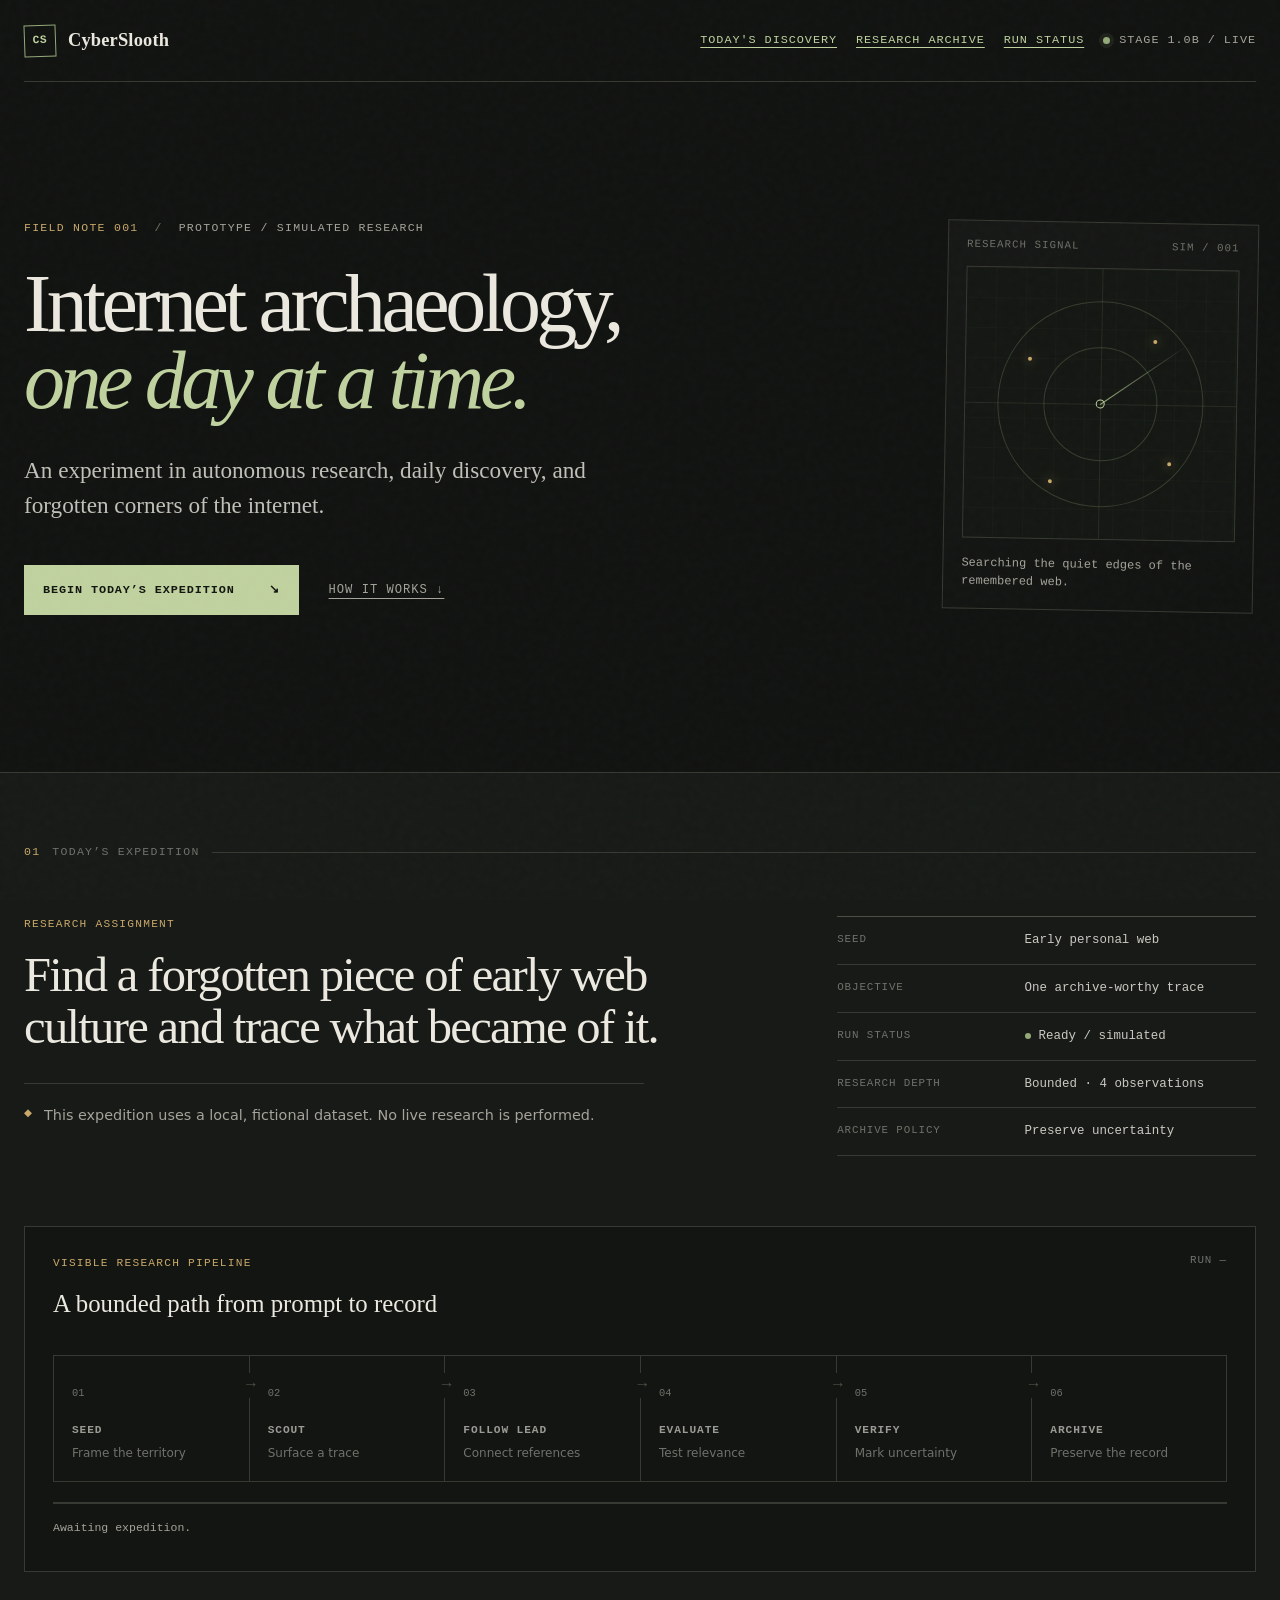
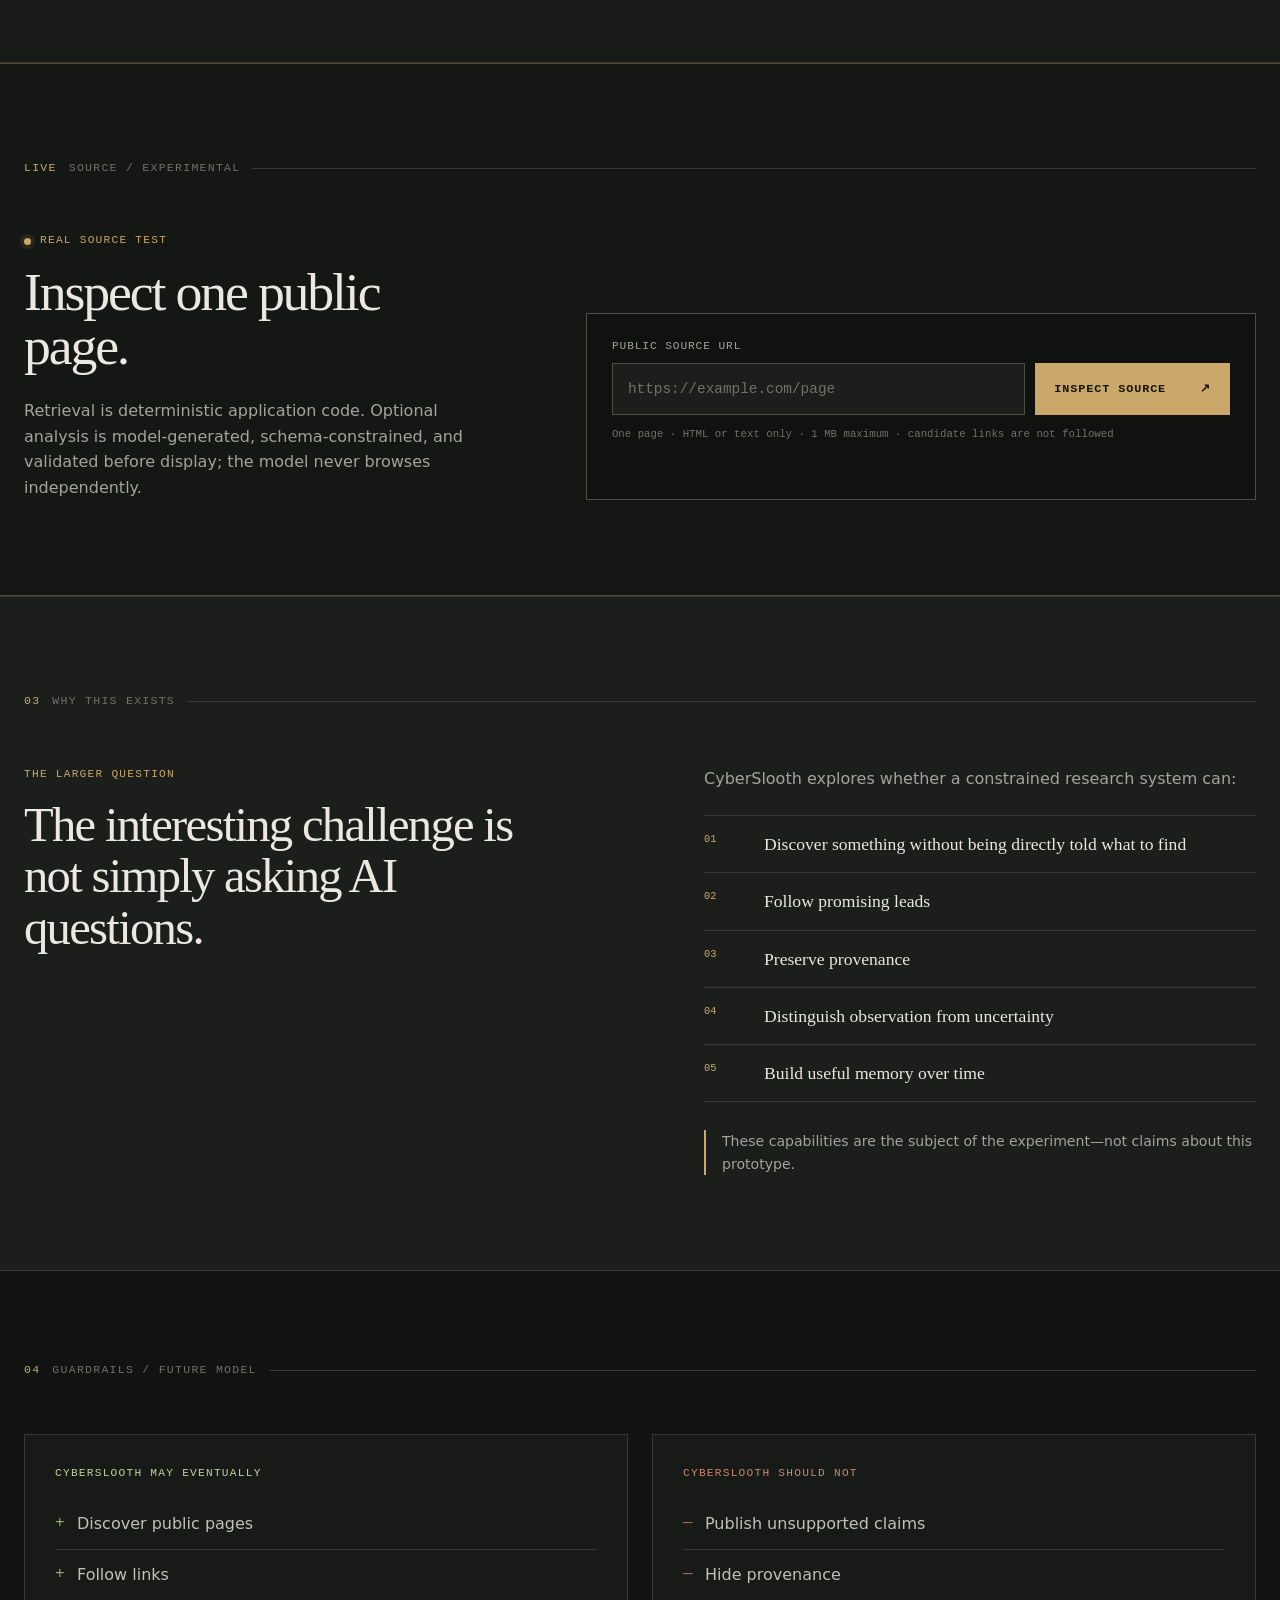
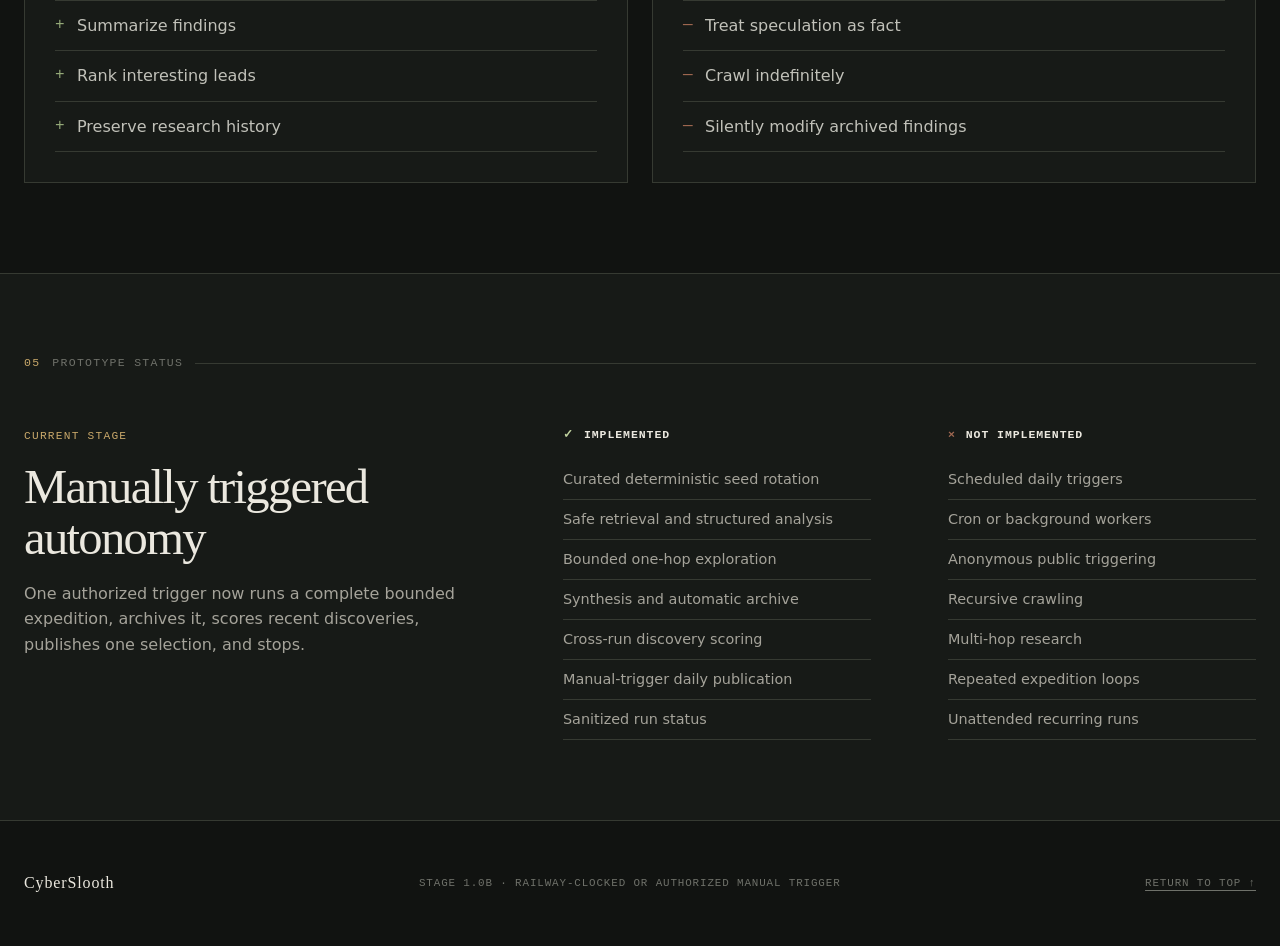
<file: index.html>
<!doctype html>
<html lang="en">
<head>
  <meta charset="utf-8">
  <meta name="viewport" content="width=device-width, initial-scale=1">
  <meta name="description" content="CyberSlooth is an interactive concept prototype for daily internet archaeology.">
  <title>CyberSlooth — Internet archaeology, one day at a time.</title>
  <link rel="icon" href="data:image/svg+xml,%3Csvg xmlns='http://www.w3.org/2000/svg' viewBox='0 0 64 64'%3E%3Crect width='64' height='64' rx='8' fill='%23171916'/%3E%3Cpath d='M13 13h38v38H13z' fill='none' stroke='%2394a978' stroke-width='3'/%3E%3Ctext x='32' y='38' text-anchor='middle' fill='%23c0d29f' font-family='monospace' font-size='18' font-weight='700'%3ECS%3C/text%3E%3C/svg%3E">
  <link rel="stylesheet" href="static/css/styles.css">
  <script src="static/js/main.js" defer></script>
</head>
<body>
  <a class="skip-link" href="#expedition">Skip to today's expedition</a>

  <header class="site-header">
    <a class="wordmark" href="#top" aria-label="CyberSlooth home">
      <span class="wordmark-mark" aria-hidden="true">CS</span>
      <span>CyberSlooth</span>
    </a>
    <div class="header-meta">
      <a class="archive-nav" href="/today">Today's Discovery</a>
      <a class="archive-nav" href="/archive">Research Archive</a>
      <a class="archive-nav" href="/status">Run Status</a>
      <span class="status-dot" aria-hidden="true"></span>
      Stage 1.0B / Live
    </div>
  </header>

  <main id="top">
    <section class="hero wrap" aria-labelledby="hero-title">
      <div class="hero-copy">
        <p class="eyebrow"><span>Field Note 001</span> <span>Prototype / Simulated Research</span></p>
        <h1 id="hero-title">Internet archaeology,<br><em>one day at a time.</em></h1>
        <p class="hero-intro">An experiment in autonomous research, daily discovery, and forgotten corners of the internet.</p>
        <div class="hero-actions">
          <button class="button button-primary" id="begin-button" type="button">
            <span>Begin Today’s Expedition</span>
            <span aria-hidden="true">↘</span>
          </button>
          <a class="text-link" href="#method">How it works <span aria-hidden="true">↓</span></a>
        </div>
      </div>

      <aside class="signal-card" aria-label="Prototype field signal">
        <div class="signal-card-head">
          <span>Research Signal</span>
          <span>SIM / 001</span>
        </div>
        <div class="signal-visual" aria-hidden="true">
          <span class="orbit orbit-one"></span>
          <span class="orbit orbit-two"></span>
          <span class="sweep"></span>
          <span class="signal-core"></span>
          <i style="--x: 23%; --y: 33%"></i>
          <i style="--x: 69%; --y: 26%"></i>
          <i style="--x: 75%; --y: 71%"></i>
          <i style="--x: 31%; --y: 78%"></i>
        </div>
        <p>Searching the quiet edges of the remembered web.</p>
      </aside>
    </section>

    <section class="expedition-section" id="expedition" aria-labelledby="expedition-title">
      <div class="wrap">
        <div class="section-label"><span>01</span> Today’s Expedition</div>
        <div class="expedition-grid">
          <div class="assignment">
            <p class="kicker">Research Assignment</p>
            <h2 id="expedition-title">Find a forgotten piece of early web culture and trace what became of it.</h2>
            <p class="simulation-note"><span aria-hidden="true">◆</span> This expedition uses a local, fictional dataset. No live research is performed.</p>
          </div>
          <dl class="run-specs">
            <div><dt>Seed</dt><dd>Early personal web</dd></div>
            <div><dt>Objective</dt><dd>One archive-worthy trace</dd></div>
            <div><dt>Run status</dt><dd id="run-status"><span class="status-indicator"></span>Ready / simulated</dd></div>
            <div><dt>Research depth</dt><dd>Bounded · 4 observations</dd></div>
            <div><dt>Archive policy</dt><dd>Preserve uncertainty</dd></div>
          </dl>
        </div>

        <div class="pipeline-panel" aria-labelledby="pipeline-title">
          <div class="panel-heading">
            <div>
              <p class="kicker">Visible Research Pipeline</p>
              <h3 id="pipeline-title">A bounded path from prompt to record</h3>
            </div>
            <span class="run-id" id="run-id">RUN —</span>
          </div>
          <ol class="pipeline" id="pipeline" aria-label="Expedition progress">
            <li data-stage="seed"><span class="stage-number">01</span><strong>Seed</strong><small>Frame the territory</small></li>
            <li data-stage="scout"><span class="stage-number">02</span><strong>Scout</strong><small>Surface a trace</small></li>
            <li data-stage="follow"><span class="stage-number">03</span><strong>Follow lead</strong><small>Connect references</small></li>
            <li data-stage="evaluate"><span class="stage-number">04</span><strong>Evaluate</strong><small>Test relevance</small></li>
            <li data-stage="verify"><span class="stage-number">05</span><strong>Verify</strong><small>Mark uncertainty</small></li>
            <li data-stage="archive"><span class="stage-number">06</span><strong>Archive</strong><small>Preserve the record</small></li>
          </ol>
          <div class="progress-track" aria-hidden="true"><span id="progress-bar"></span></div>
          <p class="live-update" id="live-update" role="status" aria-live="polite">Awaiting expedition.</p>
        </div>
      </div>
    </section>

    <section class="results-section wrap" id="results" aria-labelledby="result-title" hidden>
      <div class="section-label"><span>02</span> Expedition Record</div>
      <div class="results-grid">
        <div class="trail-column">
          <p class="kicker">Research Trail</p>
          <h2 id="trail-title">Observable actions,<br>not hidden reasoning.</h2>
          <ol class="research-trail" id="research-trail" aria-labelledby="trail-title"></ol>
        </div>

        <article class="discovery-card" aria-labelledby="result-title">
          <div class="discovery-topline">
            <span id="result-type">Discovery</span>
            <span class="kept-mark">Kept <span aria-hidden="true">✦</span></span>
          </div>
          <div class="artifact-glyph" aria-hidden="true">
            <span class="glyph-window"><i></i><i></i><i></i></span>
            <span class="glyph-title">WWW</span>
            <span class="glyph-lines"></span>
          </div>
          <p class="result-era" id="result-era"></p>
          <h2 id="result-title"></h2>
          <p class="result-summary" id="result-summary"></p>
          <div class="why-kept">
            <span>Why CyberSlooth kept it</span>
            <p id="result-why"></p>
          </div>
          <dl class="result-metrics">
            <div><dt>Confidence</dt><dd id="result-confidence"></dd></div>
            <div><dt>Trail</dt><dd id="result-trail-count">4 observations</dd></div>
            <div><dt>Archive</dt><dd id="result-status"></dd></div>
          </dl>
          <button class="button button-dark" id="open-record" type="button">Open Archive Record <span aria-hidden="true">↗</span></button>
        </article>
      </div>
      <button class="reset-button" id="reset-button" type="button"><span aria-hidden="true">↻</span> Run another simulated expedition</button>
    </section>

    <section class="live-source-section" id="live-source" aria-labelledby="live-source-title">
      <div class="wrap">
        <div class="section-label"><span>Live</span> Source / Experimental</div>
        <div class="live-source-intro">
          <div>
            <p class="kicker live-kicker"><span class="live-pulse" aria-hidden="true"></span> Real Source Test</p>
            <h2 id="live-source-title">Inspect one public page.</h2>
            <p>Retrieval is deterministic application code. Optional analysis is model-generated, schema-constrained, and validated before display; the model never browses independently.</p>
          </div>
          <form class="source-form" id="source-form">
            <label for="source-url">Public source URL</label>
            <div class="source-input-row">
              <input id="source-url" name="url" type="url" maxlength="2048" inputmode="url" autocomplete="url" spellcheck="false" placeholder="https://example.com/page" required>
              <button class="button live-button" id="inspect-button" type="submit">Inspect Source <span aria-hidden="true">↗</span></button>
            </div>
            <p class="input-note">One page · HTML or text only · 1 MB maximum · candidate links are not followed</p>
            <p class="source-form-status" id="source-form-status" role="status" aria-live="polite"></p>
          </form>
        </div>

        <article class="live-record" id="live-record" aria-labelledby="live-record-title" hidden>
          <div class="live-record-head">
            <div>
              <span class="live-badge"><span aria-hidden="true">●</span> Live Retrieval</span>
              <p class="record-overline">Research Evidence / Unanalysed</p>
              <h3 id="live-record-title"></h3>
            </div>
            <div class="http-stamp" aria-label="HTTP response status"><span>HTTP</span><strong id="live-status-code"></strong></div>
          </div>
          <div class="live-provenance">
            <div><span>Requested source</span><a id="live-requested-url" target="_blank" rel="noopener noreferrer nofollow"></a></div>
            <div><span>Final source</span><a id="live-final-url" target="_blank" rel="noopener noreferrer nofollow"></a></div>
            <div><span>Retrieved</span><strong id="live-retrieved-at"></strong></div>
            <div><span>Content type</span><strong id="live-content-type"></strong></div>
          </div>
          <div class="evidence-grid">
            <section>
              <p class="kicker">Extracted Evidence</p>
              <p class="live-excerpt" id="live-excerpt"></p>
              <p class="evidence-length" id="live-text-length"></p>
            </section>
            <section>
              <div class="leads-heading"><p class="kicker">Candidate Leads</p><span id="live-links-count"></span></div>
              <ul class="candidate-links" id="candidate-links"></ul>
              <p class="empty-leads" id="empty-leads" hidden>No public HTTP or HTTPS links were extracted.</p>
            </section>
          </div>
          <div class="analysis-launch" id="analysis-launch">
            <div>
              <p class="no-analysis" id="no-analysis"><span aria-hidden="true">◇</span> No AI analysis has been performed yet.</p>
              <p class="analysis-scope">The analyst receives only the source evidence shown above. Candidate links remain unvisited.</p>
            </div>
            <button class="button analyze-button" id="analyze-button" type="button">Analyze Evidence <span aria-hidden="true">↘</span></button>
            <p class="analysis-status" id="analysis-status" role="status" aria-live="polite"></p>
          </div>

          <section class="ai-analysis" id="ai-analysis" aria-labelledby="ai-analysis-title" hidden>
            <div class="ai-analysis-head">
              <div>
                <p class="kicker ai-kicker">AI Analysis / Validated Output</p>
                <h3 id="ai-analysis-title">A bounded reading of the evidence.</h3>
              </div>
              <div class="analysis-classification"><span>Page type</span><strong id="analysis-page-type"></strong></div>
            </div>
            <div class="analysis-narrative">
              <section><h4>Summary</h4><p id="analysis-summary"></p></section>
              <section><h4>Why CyberSlooth finds this interesting</h4><p id="analysis-interest"></p></section>
            </div>
            <div class="analysis-lists">
              <section>
                <h4>Observed from evidence</h4>
                <ol class="grounded-observations" id="analysis-observations"></ol>
              </section>
              <section>
                <h4>Uncertain / not established</h4>
                <ul class="uncertainty-list" id="analysis-uncertainties"></ul>
              </section>
            </div>
            <section class="analysis-followups">
              <h4>Possible leads <span>Unvisited</span></h4>
              <ul id="analysis-followups"></ul>
              <p id="analysis-no-followups" hidden>No candidate link was recommended from this evidence.</p>
            </section>
            <div class="analysis-verdict">
              <div><span>Archive recommendation</span><strong id="analysis-decision"></strong><p id="analysis-decision-reason"></p></div>
              <div><span>Confidence</span><strong id="analysis-confidence"></strong></div>
            </div>
            <p class="model-disclosure"><span aria-hidden="true">◇</span> Model-generated interpretation. Schema-constrained and application-validated; not independently verified.</p>
          </section>

          <div class="exploration-launch" id="exploration-launch" hidden>
            <div>
              <p class="kicker">One-hop exploration</p>
              <p>Rank only the original candidate links, inspect at most two pages, compare their evidence, then stop.</p>
              <strong>MAX 2 FOLLOW-UP PAGES</strong>
            </div>
            <button class="button explore-button" id="explore-button" type="button">Explore Leads <span aria-hidden="true">↘</span></button>
            <p class="exploration-status" id="exploration-status" role="status" aria-live="polite"></p>
          </div>

          <section class="follow-up-expedition" id="follow-up-expedition" aria-labelledby="follow-up-title" hidden>
            <div class="follow-up-head">
              <div><p class="kicker">Bounded research / One hop</p><h3 id="follow-up-title">Follow-up Expedition</h3></div>
              <span>MAX 2 PAGES</span>
            </div>
            <div class="follow-up-list" id="follow-up-list"></div>
            <section class="research-synthesis" id="research-synthesis" aria-labelledby="synthesis-title" hidden>
              <p class="kicker">Compared evidence</p>
              <h4 id="synthesis-title">Research Synthesis</h4>
              <div class="synthesis-start"><span>Starting point</span><p id="synthesis-starting-point"></p></div>
              <div class="synthesis-grid">
                <section><h5>What changed</h5><p id="synthesis-changed"></p></section>
                <section><h5>What was confirmed</h5><ul id="synthesis-confirmed"></ul></section>
                <section><h5>What remains uncertain</h5><ul id="synthesis-uncertain"></ul></section>
                <section><h5>Best next lead <span>Suggested only</span></h5><div id="synthesis-next-lead"></div></section>
              </div>
              <div class="research-value"><span>Research value</span><strong id="synthesis-value"></strong></div>
            </section>
            <div class="expedition-stop"><strong>Expedition Stopped</strong><span>Follow-up budget reached.</span></div>
          </section>

          <div class="archive-launch" id="archive-launch" hidden>
            <div><p class="kicker">Explicit archive action</p><p>Save this validated research run as a durable public record.</p></div>
            <button class="button archive-button" id="archive-button" type="button">Archive Research Run <span aria-hidden="true">→</span></button>
            <p class="archive-save-status" id="archive-save-status" role="status" aria-live="polite"></p>
            <div class="archive-confirmation" id="archive-confirmation" hidden><strong>Archived</strong><span>Record ID: <b id="archived-public-id"></b></span><a id="open-archived-record">Open Archive Record →</a></div>
          </div>
        </article>
      </div>
    </section>

    <section class="method-section" id="method" aria-labelledby="method-title">
      <div class="wrap">
        <div class="section-label"><span>03</span> Why This Exists</div>
        <div class="method-grid">
          <div>
            <p class="kicker">The Larger Question</p>
            <h2 id="method-title">The interesting challenge is not simply asking AI questions.</h2>
          </div>
          <div>
            <p>CyberSlooth explores whether a constrained research system can:</p>
            <ul class="question-list">
              <li><span>01</span> Discover something without being directly told what to find</li>
              <li><span>02</span> Follow promising leads</li>
              <li><span>03</span> Preserve provenance</li>
              <li><span>04</span> Distinguish observation from uncertainty</li>
              <li><span>05</span> Build useful memory over time</li>
            </ul>
            <p class="caveat">These capabilities are the subject of the experiment—not claims about this prototype.</p>
          </div>
        </div>
      </div>
    </section>

    <section class="guardrails-section wrap" aria-labelledby="guardrails-title">
      <div class="section-label"><span>04</span> Guardrails / Future Model</div>
      <h2 id="guardrails-title" class="visually-hidden">Future guardrails</h2>
      <div class="guardrail-grid">
        <article>
          <p class="kicker positive">CyberSlooth may eventually</p>
          <ul>
            <li>Discover public pages</li><li>Follow links</li><li>Summarize findings</li><li>Rank interesting leads</li><li>Preserve research history</li>
          </ul>
        </article>
        <article>
          <p class="kicker negative">CyberSlooth should not</p>
          <ul>
            <li>Publish unsupported claims</li><li>Hide provenance</li><li>Treat speculation as fact</li><li>Crawl indefinitely</li><li>Silently modify archived findings</li>
          </ul>
        </article>
      </div>
    </section>

    <section class="status-section" aria-labelledby="status-title">
      <div class="wrap">
        <div class="section-label"><span>05</span> Prototype Status</div>
        <div class="status-grid">
          <div>
            <p class="kicker">Current Stage</p>
            <h2 id="status-title">Manually triggered autonomy</h2>
            <p>One authorized trigger now runs a complete bounded expedition, archives it, scores recent discoveries, publishes one selection, and stops.</p>
          </div>
          <div class="status-list implemented">
            <h3><span>✓</span> Implemented</h3>
            <ul><li>Curated deterministic seed rotation</li><li>Safe retrieval and structured analysis</li><li>Bounded one-hop exploration</li><li>Synthesis and automatic archive</li><li>Cross-run discovery scoring</li><li>Manual-trigger daily publication</li><li>Sanitized run status</li></ul>
          </div>
          <div class="status-list absent">
            <h3><span>×</span> Not implemented</h3>
            <ul><li>Scheduled daily triggers</li><li>Cron or background workers</li><li>Anonymous public triggering</li><li>Recursive crawling</li><li>Multi-hop research</li><li>Repeated expedition loops</li><li>Unattended recurring runs</li></ul>
          </div>
        </div>
      </div>
    </section>
  </main>

  <footer class="site-footer wrap">
    <span>CyberSlooth</span>
    <span>Stage 1.0B · Railway-clocked or authorized manual trigger</span>
    <a href="#top">Return to top ↑</a>
  </footer>

  <dialog class="archive-dialog" id="archive-dialog" aria-labelledby="archive-title">
    <div class="dialog-shell">
      <div class="dialog-header">
        <div><p class="kicker">Local Archive / Record</p><h2 id="archive-title"></h2></div>
        <button class="icon-button" id="close-record" type="button" aria-label="Close archive record">×</button>
      </div>
      <div class="simulated-banner"><span aria-hidden="true">◆</span> Simulated provenance — prototype data only</div>
      <div class="record-grid">
        <section><h3>Discovery summary</h3><p id="archive-summary"></p></section>
        <section><h3>Research notes</h3><p id="archive-notes"></p></section>
        <section><h3>Source / provenance</h3><p id="archive-source"></p></section>
        <section><h3>What remains uncertain</h3><p id="archive-uncertain"></p></section>
        <section><h3>Suggested next expedition</h3><p id="archive-followup"></p></section>
      </div>
      <dl class="archive-meta">
        <div><dt>Confidence</dt><dd id="archive-confidence"></dd></div>
        <div><dt>Archive state</dt><dd id="archive-status"></dd></div>
        <div><dt>Timestamp</dt><dd id="archive-timestamp"></dd></div>
      </dl>
      <button class="button button-dark dialog-done" id="dialog-done" type="button">Return to expedition</button>
    </div>
  </dialog>
</body>
</html>
</file>
<file: static/css/styles.css>
:root {
  color-scheme: dark;
  --ink: #ebe8df;
  --muted: #a5a39a;
  --faint: #6f716a;
  --ground: #111311;
  --ground-soft: #171a17;
  --panel: #1b1e1a;
  --panel-raised: #22251f;
  --line: #363a32;
  --line-strong: #4b5044;
  --moss: #94a978;
  --moss-bright: #c0d29f;
  --amber: #c9a86a;
  --rust: #a26952;
  --serif: Georgia, "Times New Roman", serif;
  --mono: "Courier New", Courier, monospace;
  --sans: Inter, ui-sans-serif, system-ui, -apple-system, BlinkMacSystemFont, "Segoe UI", sans-serif;
  --max: 1240px;
}

* { box-sizing: border-box; }
html { scroll-behavior: smooth; }
body { margin: 0; min-width: 320px; overflow-x: hidden; background: var(--ground); color: var(--ink); font-family: var(--sans); font-size: 1rem; line-height: 1.6; }
body::before { content: ""; position: fixed; inset: 0; pointer-events: none; opacity: .17; z-index: 20; background-image: url("data:image/svg+xml,%3Csvg viewBox='0 0 140 140' xmlns='http://www.w3.org/2000/svg'%3E%3Cfilter id='n'%3E%3CfeTurbulence type='fractalNoise' baseFrequency='.9' numOctaves='3' stitchTiles='stitch'/%3E%3C/filter%3E%3Crect width='100%25' height='100%25' filter='url(%23n)' opacity='.13'/%3E%3C/svg%3E"); }
button, a { -webkit-tap-highlight-color: transparent; }
a { color: inherit; }
button { font: inherit; }
.wrap { width: min(calc(100% - 48px), var(--max)); margin-inline: auto; }
.visually-hidden { position: absolute; width: 1px; height: 1px; padding: 0; margin: -1px; overflow: hidden; clip: rect(0,0,0,0); white-space: nowrap; border: 0; }
.skip-link { position: fixed; left: 16px; top: -80px; z-index: 100; padding: 10px 14px; background: var(--moss-bright); color: #0d100b; font-weight: 700; transition: top .2s; }
.skip-link:focus { top: 16px; }
:focus-visible { outline: 2px solid var(--amber); outline-offset: 4px; }

.site-header { width: min(calc(100% - 48px), var(--max)); height: 82px; margin: auto; display: flex; align-items: center; justify-content: space-between; border-bottom: 1px solid var(--line); }
.wordmark { display: inline-flex; align-items: center; gap: 12px; font-family: var(--serif); font-size: 1.15rem; font-weight: 700; text-decoration: none; letter-spacing: .01em; }
.wordmark-mark { display: grid; place-items: center; width: 32px; height: 32px; border: 1px solid var(--moss); color: var(--moss-bright); font: 700 .7rem/1 var(--mono); letter-spacing: .05em; transform: rotate(-2deg); }
.header-meta { display: flex; align-items: center; gap: 9px; color: var(--muted); font: .74rem/1 var(--mono); letter-spacing: .08em; text-transform: uppercase; }
.archive-nav { margin-right: 10px; color: var(--moss-bright); text-underline-offset: 4px; }
.status-dot { width: 7px; height: 7px; border-radius: 50%; background: var(--moss); box-shadow: 0 0 0 4px rgba(148,169,120,.1); }

.hero { min-height: 690px; display: grid; grid-template-columns: minmax(0, 1.45fr) minmax(300px, .55fr); gap: 8vw; align-items: center; padding-block: 90px 110px; }
.eyebrow, .section-label, .kicker { font-family: var(--mono); text-transform: uppercase; letter-spacing: .11em; }
.eyebrow { display: flex; gap: 16px; color: var(--amber); font-size: .72rem; margin: 0 0 28px; }
.eyebrow span + span { color: var(--muted); }
.eyebrow span + span::before { content: "/"; margin-right: 16px; color: var(--faint); }
.hero h1 { max-width: 800px; margin: 0; font-family: var(--serif); font-weight: 400; font-size: clamp(3.4rem, 6.4vw, 6.9rem); line-height: .94; letter-spacing: -.055em; }
.hero h1 em { color: var(--moss-bright); font-weight: 400; }
.hero-intro { max-width: 610px; margin: 34px 0 0; color: #c1c0b9; font-family: var(--serif); font-size: clamp(1.15rem, 2vw, 1.45rem); line-height: 1.5; }
.hero-actions { display: flex; align-items: center; gap: 30px; margin-top: 42px; }
.button { min-height: 50px; border: 1px solid transparent; padding: 13px 18px; display: inline-flex; justify-content: space-between; align-items: center; gap: 34px; cursor: pointer; font: 700 .74rem/1.2 var(--mono); text-transform: uppercase; letter-spacing: .075em; transition: transform .18s, background .18s, color .18s, border-color .18s; }
.button:hover { transform: translateY(-2px); }
.button-primary { background: var(--moss-bright); color: #12150f; }
.button-primary:hover { background: #d0dfb5; }
.button:disabled { cursor: wait; opacity: .65; transform: none; }
.text-link { color: var(--muted); font: .76rem/1.2 var(--mono); text-transform: uppercase; letter-spacing: .08em; text-underline-offset: 5px; }
.text-link:hover { color: var(--ink); }

.signal-card { width: 100%; max-width: 390px; justify-self: end; border: 1px solid var(--line); background: linear-gradient(145deg, rgba(255,255,255,.025), transparent); padding: 18px; transform: rotate(1deg); }
.signal-card-head { display: flex; justify-content: space-between; color: var(--faint); font: .67rem/1 var(--mono); text-transform: uppercase; letter-spacing: .1em; }
.signal-visual { position: relative; aspect-ratio: 1; margin-block: 16px; overflow: hidden; border: 1px solid var(--line); background: repeating-linear-gradient(0deg, transparent 0 29px, rgba(148,169,120,.06) 30px), repeating-linear-gradient(90deg, transparent 0 29px, rgba(148,169,120,.06) 30px), #141713; }
.signal-visual::before, .signal-visual::after { content: ""; position: absolute; background: rgba(148,169,120,.14); }
.signal-visual::before { width: 1px; height: 100%; left: 50%; }.signal-visual::after { height: 1px; width: 100%; top: 50%; }
.orbit { position: absolute; border: 1px solid rgba(148,169,120,.26); border-radius: 50%; left: 50%; top: 50%; transform: translate(-50%,-50%); }
.orbit-one { width: 42%; height: 42%; }.orbit-two { width: 76%; height: 76%; }
.sweep { position: absolute; width: 38%; height: 1px; left: 50%; top: 50%; transform-origin: left; transform: rotate(-35deg); background: linear-gradient(90deg, var(--moss), transparent); animation: sweep 10s linear infinite; }
.signal-core { position: absolute; width: 9px; height: 9px; border: 1px solid var(--moss-bright); border-radius: 50%; left: 50%; top: 50%; transform: translate(-50%,-50%); }
.signal-visual i { position: absolute; width: 4px; height: 4px; left: var(--x); top: var(--y); background: var(--amber); border-radius: 50%; box-shadow: 0 0 12px var(--amber); }
.signal-card p { margin: 0; color: var(--muted); font: .75rem/1.5 var(--mono); }
@keyframes sweep { to { transform: rotate(325deg); } }

.expedition-section, .status-section { border-block: 1px solid var(--line); background: var(--ground-soft); }
.expedition-section { padding-block: 70px 90px; }
.section-label { display: flex; align-items: center; gap: 12px; margin-bottom: 55px; color: var(--faint); font-size: .72rem; }
.section-label::after { content: ""; height: 1px; flex: 1; background: var(--line); }
.section-label span { color: var(--amber); }
.expedition-grid { display: grid; grid-template-columns: 1.25fr .75fr; gap: 9vw; }
.kicker { margin: 0 0 16px; color: var(--amber); font-size: .7rem; }
.assignment h2, .method-grid h2, .status-grid h2 { margin: 0; font-family: var(--serif); font-size: clamp(2.1rem, 3.8vw, 4rem); line-height: 1.06; font-weight: 400; letter-spacing: -.035em; }
.simulation-note { display: flex; gap: 12px; max-width: 620px; margin: 30px 0 0; padding-top: 20px; border-top: 1px solid var(--line); color: var(--muted); font-size: .9rem; }
.simulation-note span { color: var(--amber); font-size: .65rem; }
.run-specs { margin: 0; border-top: 1px solid var(--line-strong); }
.run-specs div { display: grid; grid-template-columns: 1fr 1.35fr; gap: 16px; padding: 14px 0; border-bottom: 1px solid var(--line); }
.run-specs dt { color: var(--faint); font: .68rem/1.5 var(--mono); text-transform: uppercase; letter-spacing: .08em; }
.run-specs dd { margin: 0; color: #cac9c2; font: .78rem/1.5 var(--mono); }
.status-indicator { display: inline-block; width: 6px; height: 6px; margin-right: 8px; border-radius: 50%; background: var(--moss); }
.pipeline-panel { margin-top: 70px; border: 1px solid var(--line); background: #131512; padding: 28px; }
.panel-heading { display: flex; justify-content: space-between; gap: 20px; align-items: start; }
.panel-heading h3 { margin: 0; font: 400 1.55rem/1.2 var(--serif); }
.run-id { color: var(--faint); font: .68rem/1 var(--mono); letter-spacing: .08em; }
.pipeline { list-style: none; display: grid; grid-template-columns: repeat(6, 1fr); gap: 0; margin: 36px 0 20px; padding: 0; }
.pipeline li { position: relative; min-width: 0; padding: 22px 18px 18px; border: 1px solid var(--line); border-right: 0; color: var(--faint); transition: background .3s, color .3s, border-color .3s; }
.pipeline li:last-child { border-right: 1px solid var(--line); }
.pipeline li::after { content: "→"; position: absolute; right: -7px; top: 17px; z-index: 2; color: var(--line-strong); background: #131512; font-family: var(--mono); }
.pipeline li:last-child::after { display: none; }
.pipeline strong, .pipeline small { display: block; overflow-wrap: anywhere; }
.pipeline strong { margin-top: 20px; font: 700 .7rem/1.3 var(--mono); text-transform: uppercase; letter-spacing: .08em; color: #9a9b94; }
.pipeline small { margin-top: 6px; font-size: .75rem; }
.stage-number { font: .65rem/1 var(--mono); }
.pipeline li.active { background: rgba(148,169,120,.08); border-color: var(--moss); color: var(--moss-bright); }
.pipeline li.active strong { color: var(--moss-bright); }
.pipeline li.complete { color: var(--moss); }
.pipeline li.complete strong { color: var(--ink); }
.progress-track { height: 2px; background: var(--line); overflow: hidden; }
.progress-track span { display: block; width: 0; height: 100%; background: var(--moss-bright); transition: width .45s ease; }
.live-update { min-height: 24px; margin: 15px 0 0; color: var(--muted); font: .72rem/1.5 var(--mono); }

.results-section { padding-block: 90px; }
.results-section[hidden] { display: none; }
.results-grid { display: grid; grid-template-columns: .85fr 1.15fr; gap: 8vw; align-items: start; }
.trail-column h2 { margin: 0 0 35px; font: 400 clamp(2rem,3.3vw,3.4rem)/1.05 var(--serif); letter-spacing: -.03em; }
.research-trail { list-style: none; padding: 0; margin: 0; border-top: 1px solid var(--line); }
.research-trail li { display: grid; grid-template-columns: 58px 1fr; gap: 16px; padding: 22px 0; border-bottom: 1px solid var(--line); }
.observation-number { color: var(--amber); font: .68rem/1.5 var(--mono); }
.observation-copy strong { display: block; margin-bottom: 4px; font: 700 .72rem/1.4 var(--mono); letter-spacing: .06em; text-transform: uppercase; }
.observation-copy span { color: var(--muted); font-size: .9rem; }
.discovery-card { position: relative; overflow: hidden; background: #d7d1c1; color: #191b17; padding: 30px; box-shadow: 0 24px 80px rgba(0,0,0,.28); transform: rotate(-.35deg); }
.discovery-card::after { content: "ARCHIVE COPY"; position: absolute; right: -34px; top: 57px; transform: rotate(90deg); color: rgba(25,27,23,.32); font: .62rem/1 var(--mono); letter-spacing: .16em; }
.discovery-topline { display: flex; justify-content: space-between; gap: 16px; padding-bottom: 16px; border-bottom: 1px solid rgba(25,27,23,.3); font: 700 .68rem/1 var(--mono); text-transform: uppercase; letter-spacing: .08em; }
.kept-mark { color: #536438; }.artifact-glyph { height: 150px; margin-block: 25px; padding: 18px; display: grid; grid-template-columns: 1fr 1.5fr; grid-template-rows: 30px 1fr; border: 1px solid rgba(25,27,23,.28); background: repeating-linear-gradient(0deg, transparent 0 23px, rgba(25,27,23,.045) 24px); }
.glyph-window { grid-column: 1 / -1; display: flex; gap: 5px; border-bottom: 1px solid rgba(25,27,23,.25); }.glyph-window i { width: 6px; height: 6px; border: 1px solid #30352b; border-radius: 50%; }
.glyph-title { align-self: center; font: 400 2.6rem/1 var(--serif); letter-spacing: -.06em; }.glyph-lines { align-self: center; height: 45px; background: repeating-linear-gradient(0deg, #7b7d72 0 1px, transparent 1px 11px); }
.result-era { margin: 0 0 8px; font: 700 .68rem/1 var(--mono); text-transform: uppercase; letter-spacing: .09em; color: #64675e; }
.discovery-card h2 { max-width: 630px; margin: 0; font: 400 clamp(2.2rem,4vw,4rem)/.98 var(--serif); letter-spacing: -.04em; }
.result-summary { margin: 22px 0 0; max-width: 650px; font-family: var(--serif); font-size: 1.15rem; line-height: 1.5; }
.why-kept { margin-top: 26px; padding: 18px; border-left: 3px solid #69794d; background: rgba(255,255,255,.28); }
.why-kept span { font: 700 .66rem/1 var(--mono); text-transform: uppercase; letter-spacing: .08em; color: #55594e; }.why-kept p { margin: 9px 0 0; font-size: .91rem; }
.result-metrics { display: grid; grid-template-columns: repeat(3,1fr); margin: 25px 0; border-block: 1px solid rgba(25,27,23,.3); }
.result-metrics div { padding: 13px 10px; border-right: 1px solid rgba(25,27,23,.2); }.result-metrics div:first-child { padding-left: 0; }.result-metrics div:last-child { border: 0; }
.result-metrics dt { font: .62rem/1 var(--mono); text-transform: uppercase; letter-spacing: .08em; color: #696c62; }.result-metrics dd { margin: 8px 0 0; font: 700 .74rem/1.3 var(--mono); }
.button-dark { width: 100%; background: #1c2019; color: var(--ink); border-color: #1c2019; }.button-dark:hover { background: #2b3225; }
.reset-button { display: block; margin: 45px auto 0; padding: 8px; border: 0; border-bottom: 1px solid var(--line-strong); background: none; color: var(--muted); cursor: pointer; font: .7rem/1.2 var(--mono); text-transform: uppercase; letter-spacing: .08em; }.reset-button:hover { color: var(--ink); }

.live-source-section { padding-block: 95px; border-block: 1px solid rgba(201,168,106,.35); background: #151714; }
.live-source-intro { display: grid; grid-template-columns: .8fr 1.2fr; gap: 9vw; align-items: end; }
.live-source-intro h2 { margin: 0; font: 400 clamp(2.3rem,4.2vw,4.4rem)/1 var(--serif); letter-spacing: -.04em; }
.live-source-intro > div > p:last-child { max-width: 500px; margin: 24px 0 0; color: var(--muted); }
.live-kicker { display: flex; align-items: center; gap: 9px; }
.live-pulse { width: 7px; height: 7px; border-radius: 50%; background: var(--amber); box-shadow: 0 0 0 4px rgba(201,168,106,.1); }
.source-form { padding: 25px; border: 1px solid var(--line-strong); background: #10120f; }
.source-form label { display: block; margin-bottom: 10px; color: var(--muted); font: .7rem/1.3 var(--mono); text-transform: uppercase; letter-spacing: .08em; }
.source-input-row { display: grid; grid-template-columns: 1fr auto; gap: 10px; }
.source-input-row input { width: 100%; min-width: 0; min-height: 52px; padding: 12px 15px; border: 1px solid var(--line-strong); border-radius: 0; background: var(--panel); color: var(--ink); font: .9rem/1.3 var(--mono); }
.source-input-row input::placeholder { color: var(--faint); }
.source-input-row input:focus { border-color: var(--amber); }
.live-button { background: var(--amber); color: #17130d; white-space: nowrap; }
.live-button:hover { background: #dfc082; }
.input-note { margin: 11px 0 0; color: var(--faint); font: .67rem/1.5 var(--mono); }
.source-form-status { min-height: 22px; margin: 10px 0 0; font: .73rem/1.5 var(--mono); }
.source-form-status.loading { color: var(--amber); }.source-form-status.success { color: var(--moss-bright); }.source-form-status.error { color: #e09a80; }
.live-record[hidden] { display: none; }
.live-record { margin-top: 55px; border: 1px solid var(--line-strong); background: var(--panel); }
.live-record-head { display: flex; justify-content: space-between; gap: 30px; align-items: start; padding: 30px; border-bottom: 1px solid var(--line); }
.live-badge { display: inline-flex; align-items: center; gap: 8px; padding: 8px 10px; border: 1px solid rgba(148,169,120,.55); color: var(--moss-bright); font: 700 .65rem/1 var(--mono); text-transform: uppercase; letter-spacing: .09em; }
.live-badge span { color: var(--moss); font-size: .55rem; }
.record-overline { margin: 24px 0 8px; color: var(--faint); font: .67rem/1 var(--mono); text-transform: uppercase; letter-spacing: .09em; }
.live-record-head h3 { margin: 0; max-width: 760px; font: 400 clamp(2rem,4vw,3.8rem)/1 var(--serif); letter-spacing: -.035em; }
.http-stamp { flex: 0 0 auto; width: 84px; height: 84px; display: grid; place-content: center; text-align: center; border: 1px solid var(--amber); color: var(--amber); transform: rotate(2deg); }
.http-stamp span, .http-stamp strong { display: block; font-family: var(--mono); }.http-stamp span { font-size: .6rem; letter-spacing: .1em; }.http-stamp strong { margin-top: 4px; font-size: 1.25rem; }
.live-provenance { display: grid; grid-template-columns: 1fr 1fr; border-bottom: 1px solid var(--line); }
.live-provenance div { min-width: 0; padding: 16px 30px; border-right: 1px solid var(--line); border-bottom: 1px solid var(--line); }.live-provenance div:nth-child(even) { border-right: 0; }.live-provenance div:nth-last-child(-n+2) { border-bottom: 0; }
.live-provenance span { display: block; margin-bottom: 6px; color: var(--faint); font: .62rem/1 var(--mono); text-transform: uppercase; letter-spacing: .08em; }
.live-provenance a, .live-provenance strong { display: block; overflow-wrap: anywhere; color: #c9c8c0; font: 400 .75rem/1.5 var(--mono); }.live-provenance a { text-underline-offset: 4px; }
.evidence-grid { display: grid; grid-template-columns: 1fr 1fr; gap: 0; }
.evidence-grid section { min-width: 0; padding: 30px; }.evidence-grid section + section { border-left: 1px solid var(--line); }
.live-excerpt { margin: 0; max-height: 290px; overflow: auto; color: #c9c8c0; font-family: var(--serif); font-size: 1.05rem; line-height: 1.65; }
.evidence-length, .empty-leads { margin: 22px 0 0; color: var(--faint); font: .67rem/1.5 var(--mono); }
.leads-heading { display: flex; justify-content: space-between; gap: 20px; align-items: start; }.leads-heading span { color: var(--faint); font: .67rem/1.5 var(--mono); text-transform: uppercase; }
.candidate-links { list-style: none; margin: 0; padding: 0; }.candidate-links li { display: grid; grid-template-columns: 34px minmax(0,1fr); gap: 10px; padding: 12px 0; border-top: 1px solid var(--line); }.candidate-links li > span { color: var(--amber); font: .64rem/1.6 var(--mono); }.candidate-links a { overflow-wrap: anywhere; color: var(--muted); font: .73rem/1.55 var(--mono); text-underline-offset: 4px; }.candidate-links a:hover { color: var(--ink); }
.no-analysis { display: flex; gap: 10px; margin: 0; padding: 16px 30px; border-top: 1px solid var(--line); background: rgba(201,168,106,.05); color: var(--amber); font: .7rem/1.5 var(--mono); text-transform: uppercase; letter-spacing: .07em; }
.analysis-launch { display: grid; grid-template-columns: 1fr auto; gap: 0 24px; align-items: center; padding: 22px 30px; border-top: 1px solid var(--line); background: #111310; }
.analysis-launch .no-analysis { padding: 0; border: 0; background: transparent; }
.analysis-launch .no-analysis[hidden] { display: none; }
.analysis-scope { margin: 8px 0 0; color: var(--faint); font-size: .83rem; }
.analyze-button { grid-column: 2; grid-row: 1; background: var(--moss-bright); color: #13170f; white-space: nowrap; }
.analyze-button:hover { background: #d0dfb5; }
.analysis-status { grid-column: 1 / -1; min-height: 21px; margin: 12px 0 -4px; font: .72rem/1.5 var(--mono); }
.analysis-status.loading { color: var(--amber); }.analysis-status.success { color: var(--moss-bright); }.analysis-status.error { color: #e09a80; }
.ai-analysis[hidden] { display: none; }
.ai-analysis { margin: 0 30px 30px; border: 1px solid #657153; background: #191d17; box-shadow: inset 4px 0 0 rgba(148,169,120,.35); }
.ai-analysis-head { display: flex; justify-content: space-between; gap: 30px; align-items: start; padding: 28px; border-bottom: 1px solid var(--line-strong); }
.ai-kicker { color: var(--moss-bright); }
.ai-analysis-head h3 { margin: 0; font: 400 clamp(1.8rem,3vw,3rem)/1.05 var(--serif); letter-spacing: -.03em; }
.analysis-classification { min-width: 150px; padding: 12px; border: 1px solid var(--line-strong); }
.analysis-classification span, .analysis-classification strong { display: block; }.analysis-classification span { color: var(--faint); font: .62rem/1 var(--mono); text-transform: uppercase; letter-spacing: .08em; }.analysis-classification strong { margin-top: 8px; color: var(--moss-bright); font: .72rem/1.4 var(--mono); text-transform: uppercase; }
.analysis-narrative { display: grid; grid-template-columns: 1fr 1fr; border-bottom: 1px solid var(--line-strong); }
.analysis-narrative section, .analysis-lists > section, .analysis-followups { padding: 27px; }
.analysis-narrative section + section { border-left: 1px solid var(--line); }
.ai-analysis h4 { margin: 0 0 12px; color: var(--moss-bright); font: 700 .67rem/1.4 var(--mono); text-transform: uppercase; letter-spacing: .08em; }
.analysis-narrative p { margin: 0; color: #c7c8c0; font-family: var(--serif); font-size: 1.05rem; line-height: 1.55; }
.analysis-lists { display: grid; grid-template-columns: 1fr 1fr; border-bottom: 1px solid var(--line-strong); }
.analysis-lists > section + section { border-left: 1px solid var(--line); }
.grounded-observations, .uncertainty-list, .analysis-followups ul { list-style: none; margin: 0; padding: 0; }
.grounded-observations li { display: grid; grid-template-columns: 32px 1fr; gap: 10px; padding: 13px 0; border-top: 1px solid var(--line); }.grounded-observations li > span { color: var(--amber); font: .63rem/1.7 var(--mono); }.grounded-observations p { margin: 0; color: #d0d0c8; font-size: .9rem; }.grounded-observations small { display: block; margin-top: 5px; color: var(--faint); font: .7rem/1.5 var(--mono); }
.uncertainty-list li { position: relative; padding: 13px 0 13px 20px; border-top: 1px solid var(--line); color: var(--muted); font-size: .88rem; }.uncertainty-list li::before { content: "?"; position: absolute; left: 0; color: var(--amber); font-family: var(--mono); }
.analysis-followups { border-bottom: 1px solid var(--line-strong); }.analysis-followups h4 { display: flex; justify-content: space-between; }.analysis-followups h4 span { color: var(--amber); font-weight: 400; }.analysis-followups li { display: grid; grid-template-columns: minmax(0,1fr) 1fr; gap: 25px; padding: 12px 0; border-top: 1px solid var(--line); }.analysis-followups a { overflow-wrap: anywhere; color: var(--amber); font: .72rem/1.5 var(--mono); text-underline-offset: 4px; }.analysis-followups p { margin: 0; color: var(--muted); font-size: .86rem; }
.analysis-verdict { display: grid; grid-template-columns: 1fr .35fr; }.analysis-verdict > div { padding: 25px 27px; }.analysis-verdict > div + div { border-left: 1px solid var(--line); }.analysis-verdict span { display: block; margin-bottom: 8px; color: var(--faint); font: .62rem/1 var(--mono); text-transform: uppercase; letter-spacing: .08em; }.analysis-verdict strong { color: var(--moss-bright); font: 700 1.2rem/1 var(--mono); letter-spacing: .08em; }.analysis-verdict p { margin: 10px 0 0; color: var(--muted); font-size: .88rem; }
.model-disclosure { display: flex; gap: 10px; margin: 0; padding: 14px 27px; border-top: 1px solid var(--line); background: rgba(148,169,120,.06); color: var(--faint); font: .66rem/1.5 var(--mono); text-transform: uppercase; letter-spacing: .06em; }
.exploration-launch[hidden], .follow-up-expedition[hidden], .research-synthesis[hidden] { display: none; }
.exploration-launch { display: grid; grid-template-columns: 1fr auto; gap: 0 28px; align-items: center; margin: 0 30px 30px; padding: 24px 27px; border: 1px solid rgba(201,168,106,.55); background: rgba(201,168,106,.06); }
.exploration-launch p { margin: 0; color: var(--muted); }.exploration-launch .kicker { margin-bottom: 5px; color: var(--amber); }.exploration-launch strong { display: block; margin-top: 10px; color: var(--amber); font: 700 .68rem/1.4 var(--mono); letter-spacing: .08em; }
.explore-button { background: var(--amber); color: #17130d; white-space: nowrap; }.explore-button:hover { background: #dfc082; }
.exploration-status { grid-column: 1 / -1; min-height: 20px; margin: 12px 0 -5px !important; font: .72rem/1.5 var(--mono); }.exploration-status.loading { color: var(--amber); }.exploration-status.success { color: var(--moss-bright); }.exploration-status.error { color: #e09a80; }
.follow-up-expedition { margin: 0 30px 30px; border: 1px solid var(--line-strong); background: #121411; }
.follow-up-head { display: flex; justify-content: space-between; gap: 24px; align-items: start; padding: 28px; border-bottom: 1px solid var(--line-strong); }.follow-up-head h3 { margin: 0; font: 400 clamp(2rem,3.4vw,3.4rem)/1 var(--serif); letter-spacing: -.035em; text-transform: uppercase; }.follow-up-head > span { flex: 0 0 auto; padding: 8px 10px; border: 1px solid rgba(201,168,106,.55); color: var(--amber); font: 700 .65rem/1 var(--mono); letter-spacing: .07em; }
.follow-up-card { border-bottom: 1px solid var(--line-strong); }.follow-up-card-head { display: grid; grid-template-columns: 38px minmax(0,1fr) auto; gap: 14px; align-items: start; padding: 24px 27px; }.follow-up-index { color: var(--amber); font: .68rem/1.6 var(--mono); }.follow-up-card h4 { margin: 0; font: 400 1.45rem/1.2 var(--serif); }.follow-up-card a { display: block; margin-top: 6px; overflow-wrap: anywhere; color: var(--faint); font: .7rem/1.5 var(--mono); text-underline-offset: 4px; }.retrieval-status { padding: 7px 9px; border: 1px solid var(--line-strong); color: var(--moss-bright); font: 700 .62rem/1 var(--mono); text-transform: uppercase; letter-spacing: .07em; }.follow-up-card.failed .retrieval-status { color: #e09a80; border-color: rgba(224,154,128,.45); }
.follow-up-details { display: grid; grid-template-columns: repeat(2,1fr); border-top: 1px solid var(--line); }.follow-up-details section { min-width: 0; padding: 22px 27px; border-bottom: 1px solid var(--line); }.follow-up-details section:nth-child(even) { border-left: 1px solid var(--line); }.follow-up-details section:nth-last-child(-n+2) { border-bottom: 0; }.follow-up-details h5, .synthesis-grid h5 { margin: 0 0 8px; color: var(--amber); font: 700 .64rem/1.4 var(--mono); text-transform: uppercase; letter-spacing: .07em; }.follow-up-details p { margin: 0; color: var(--muted); font-size: .88rem; }.follow-up-provenance { display: grid; grid-template-columns: repeat(3,1fr); border-top: 1px solid var(--line); }.follow-up-provenance div { min-width: 0; padding: 13px 27px; border-right: 1px solid var(--line); border-bottom: 1px solid var(--line); }.follow-up-provenance div:nth-child(3n) { border-right: 0; }.follow-up-provenance div:nth-last-child(-n+3) { border-bottom: 0; }.follow-up-provenance span, .synthesis-start span, .research-value span { display: block; color: var(--faint); font: .6rem/1.3 var(--mono); text-transform: uppercase; letter-spacing: .07em; }.follow-up-provenance strong { display: block; margin-top: 5px; overflow-wrap: anywhere; color: #bdbdb5; font: 400 .68rem/1.5 var(--mono); }
.follow-up-excerpt { padding: 18px 27px; border-top: 1px solid var(--line); }.follow-up-excerpt h5 { margin: 0 0 8px; color: var(--amber); font: 700 .64rem/1.4 var(--mono); text-transform: uppercase; letter-spacing: .07em; }.follow-up-excerpt p { margin: 0; max-height: 150px; overflow: auto; color: var(--muted); font-family: var(--serif); font-size: .94rem; }
.research-synthesis { padding: 28px; border-bottom: 1px solid var(--line-strong); background: #191d17; }.research-synthesis > h4 { margin: 0; font: 400 clamp(1.8rem,3vw,2.8rem)/1 var(--serif); text-transform: uppercase; }.synthesis-start { margin-top: 24px; padding: 18px; border: 1px solid var(--line); }.synthesis-start p { margin: 7px 0 0; color: #cdcdc5; font-family: var(--serif); }.synthesis-grid { display: grid; grid-template-columns: 1fr 1fr; margin-top: 18px; border: 1px solid var(--line); }.synthesis-grid section { min-width: 0; padding: 20px; border-right: 1px solid var(--line); border-bottom: 1px solid var(--line); }.synthesis-grid section:nth-child(even) { border-right: 0; }.synthesis-grid section:nth-last-child(-n+2) { border-bottom: 0; }.synthesis-grid p, .synthesis-grid ul { margin: 0; color: var(--muted); font-size: .86rem; }.synthesis-grid ul { padding-left: 18px; }.synthesis-grid a { overflow-wrap: anywhere; color: var(--amber); font: .72rem/1.5 var(--mono); }.synthesis-grid h5 span { color: var(--faint); font-weight: 400; }.research-value { display: flex; justify-content: space-between; gap: 20px; align-items: center; margin-top: 18px; padding: 14px 18px; background: rgba(148,169,120,.08); }.research-value strong { color: var(--moss-bright); font: 700 .84rem/1 var(--mono); letter-spacing: .08em; }
.expedition-stop { display: flex; justify-content: space-between; gap: 20px; padding: 20px 27px; background: #0d0f0c; color: var(--amber); font: .72rem/1.4 var(--mono); text-transform: uppercase; letter-spacing: .08em; }.expedition-stop span { color: var(--muted); }
.archive-launch[hidden], .archive-confirmation[hidden] { display: none; }
.archive-launch { display: grid; grid-template-columns: 1fr auto; gap: 0 28px; align-items: center; margin: 0 30px 30px; padding: 24px 27px; border: 1px solid rgba(148,169,120,.58); background: rgba(148,169,120,.06); }.archive-launch p { margin: 0; color: var(--muted); }.archive-launch .kicker { margin-bottom: 5px; color: var(--moss-bright); }.archive-button { background: var(--moss-bright); color: #13170f; white-space: nowrap; }.archive-save-status { grid-column: 1 / -1; min-height: 20px; margin: 12px 0 -5px!important; font: .72rem/1.5 var(--mono); }.archive-save-status.loading { color: var(--amber); }.archive-save-status.error { color: #e09a80; }.archive-confirmation { grid-column: 1 / -1; display:grid; grid-template-columns:auto 1fr auto; gap:18px; align-items:center; margin-top:18px; padding:16px 18px; border-top:1px solid var(--line); background:#121611; }.archive-confirmation strong { color:var(--moss-bright); font:700 .75rem/1 var(--mono); text-transform:uppercase; letter-spacing:.08em; }.archive-confirmation span { color:var(--muted); font:.72rem/1.4 var(--mono); }.archive-confirmation a { color:var(--amber); font:700 .68rem/1.4 var(--mono); text-transform:uppercase; letter-spacing:.06em; text-underline-offset:4px; }

.method-section { padding-block: 95px; background: var(--panel); border-block: 1px solid var(--line); }
.method-grid { display: grid; grid-template-columns: 1fr 1fr; gap: 10vw; }
.method-grid > div > p:not(.kicker):first-child { margin-top: 0; color: var(--muted); }
.question-list { list-style: none; margin: 24px 0 0; padding: 0; }
.question-list li { display: grid; grid-template-columns: 48px 1fr; gap: 12px; padding: 14px 0; border-top: 1px solid var(--line); font-family: var(--serif); font-size: 1.1rem; }.question-list li:last-child { border-bottom: 1px solid var(--line); }.question-list span { color: var(--amber); font: .65rem/1.8 var(--mono); }
.caveat { margin: 28px 0 0; padding-left: 16px; border-left: 2px solid var(--amber); color: var(--muted); font-size: .88rem; }

.guardrails-section { padding-block: 90px; }.guardrail-grid { display: grid; grid-template-columns: 1fr 1fr; gap: 24px; }.guardrail-grid article { border: 1px solid var(--line); padding: 30px; background: var(--ground-soft); }.kicker.positive { color: var(--moss-bright); }.kicker.negative { color: #c88870; }.guardrail-grid ul, .status-list ul { list-style: none; padding: 0; margin: 0; }.guardrail-grid li { padding: 12px 0 12px 22px; border-bottom: 1px solid var(--line); position: relative; color: #c1c1b9; }.guardrail-grid li::before { content: "+"; position: absolute; left: 0; color: var(--moss); font-family: var(--mono); }.guardrail-grid article:last-child li::before { content: "—"; color: var(--rust); }
.status-section { padding-block: 80px; }.status-grid { display: grid; grid-template-columns: 1.2fr .8fr .8fr; gap: 6vw; }.status-grid > div:first-child p:last-child { max-width: 520px; color: var(--muted); }.status-list h3 { display: flex; gap: 10px; margin: 0 0 18px; font: 700 .72rem/1.2 var(--mono); text-transform: uppercase; letter-spacing: .08em; }.status-list.implemented h3 span { color: var(--moss-bright); }.status-list.absent h3 span { color: var(--rust); }.status-list li { padding: 8px 0; color: var(--muted); font-size: .9rem; border-bottom: 1px solid var(--line); }
.site-footer { min-height: 125px; display: flex; align-items: center; justify-content: space-between; gap: 20px; color: var(--faint); font: .68rem/1.4 var(--mono); text-transform: uppercase; letter-spacing: .08em; }.site-footer > span:first-child { font-family: var(--serif); color: var(--ink); font-size: 1rem; text-transform: none; }.site-footer a { text-underline-offset: 4px; }

.archive-dialog { width: min(850px, calc(100% - 32px)); max-height: calc(100dvh - 32px); padding: 0; color: var(--ink); background: var(--panel); border: 1px solid var(--line-strong); box-shadow: 0 30px 100px rgba(0,0,0,.65); }
.archive-dialog::backdrop { background: rgba(4,6,4,.82); backdrop-filter: blur(5px); }.dialog-shell { padding: 30px; }.dialog-header { display: flex; justify-content: space-between; gap: 20px; align-items: start; }.dialog-header h2 { margin: 0; font: 400 clamp(2rem,4vw,3.4rem)/1 var(--serif); letter-spacing: -.035em; }.icon-button { flex: 0 0 auto; width: 42px; height: 42px; border: 1px solid var(--line-strong); background: transparent; color: var(--ink); font-size: 1.5rem; cursor: pointer; }.icon-button:hover { background: var(--line); }.simulated-banner { margin: 25px 0; padding: 11px 14px; border: 1px solid rgba(201,168,106,.4); background: rgba(201,168,106,.07); color: var(--amber); font: .7rem/1.4 var(--mono); text-transform: uppercase; letter-spacing: .07em; }.record-grid { display: grid; grid-template-columns: 1fr 1fr; gap: 0 30px; }.record-grid section { padding: 18px 0; border-top: 1px solid var(--line); }.record-grid h3 { margin: 0 0 8px; color: var(--moss-bright); font: 700 .67rem/1.3 var(--mono); text-transform: uppercase; letter-spacing: .07em; }.record-grid p { margin: 0; color: #b8b8b0; font-size: .89rem; }.archive-meta { display: grid; grid-template-columns: repeat(3,1fr); margin: 20px 0; border: 1px solid var(--line); }.archive-meta div { padding: 12px; border-right: 1px solid var(--line); }.archive-meta div:last-child { border: 0; }.archive-meta dt { color: var(--faint); font: .62rem/1 var(--mono); text-transform: uppercase; letter-spacing: .07em; }.archive-meta dd { margin: 8px 0 0; font: .72rem/1.4 var(--mono); }.dialog-done { max-width: 260px; margin-left: auto; }

@media (max-width: 900px) {
  .hero { grid-template-columns: 1fr; gap: 60px; min-height: 0; }.signal-card { justify-self: start; max-width: 320px; }.expedition-grid, .results-grid, .method-grid, .status-grid, .live-source-intro { grid-template-columns: 1fr; gap: 50px; }.pipeline { grid-template-columns: repeat(3,1fr); }.pipeline li:nth-child(3) { border-right: 1px solid var(--line); }.pipeline li:nth-child(3)::after { display: none; }.status-grid { gap: 35px; }
}
@media (max-width: 620px) {
  .wrap, .site-header { width: min(calc(100% - 32px), var(--max)); }.site-header { height: 68px; }.header-meta { font-size: .62rem; }.header-meta .archive-nav:not(:first-child),.header-meta .status-dot { display:none; }.hero { padding-block: 64px 75px; }.hero h1 { font-size: clamp(3.15rem,15vw,4.6rem); }.eyebrow { display: block; line-height: 1.8; }.eyebrow span { display: block; }.eyebrow span + span::before { display: none; }.hero-actions { align-items: stretch; flex-direction: column; gap: 20px; }.button-primary { width: 100%; }.signal-card { width: 88%; }.expedition-section, .results-section, .method-section, .guardrails-section, .status-section, .live-source-section { padding-block: 65px; }.section-label { margin-bottom: 38px; }.pipeline-panel { margin-top: 50px; padding: 17px; }.panel-heading { display: block; }.run-id { display: block; margin-top: 18px; }.pipeline { grid-template-columns: 1fr 1fr; }.pipeline li:nth-child(2), .pipeline li:nth-child(4) { border-right: 1px solid var(--line); }.pipeline li:nth-child(3) { border-right: 0; }.pipeline li:nth-child(2)::after, .pipeline li:nth-child(4)::after { display: none; }.pipeline li:nth-child(3)::after { display: block; }.pipeline li { padding: 16px 12px; }.pipeline strong { margin-top: 12px; }.guardrail-grid, .record-grid, .evidence-grid, .live-provenance { grid-template-columns: 1fr; }.discovery-card { padding: 22px; }.artifact-glyph { height: 120px; }.result-metrics { grid-template-columns: 1fr; }.result-metrics div, .result-metrics div:first-child { padding: 12px 0; border-right: 0; border-bottom: 1px solid rgba(25,27,23,.2); }.result-metrics div:last-child { border-bottom: 0; }.source-form { padding: 18px; }.source-input-row { grid-template-columns: 1fr; }.live-button { width: 100%; }.live-record-head { padding: 22px; }.http-stamp { width: 66px; height: 66px; }.live-provenance div, .live-provenance div:nth-child(even), .live-provenance div:nth-last-child(-n+2) { padding: 14px 22px; border-right: 0; border-bottom: 1px solid var(--line); }.live-provenance div:last-child { border-bottom: 0; }.evidence-grid section { padding: 22px; }.evidence-grid section + section { border-left: 0; border-top: 1px solid var(--line); }.no-analysis { padding: 15px 22px; }.site-footer { padding-block: 35px; min-height: 0; flex-direction: column; align-items: start; }.dialog-shell { padding: 20px; }.archive-meta { grid-template-columns: 1fr; }.archive-meta div { border-right: 0; border-bottom: 1px solid var(--line); }.archive-meta div:last-child { border-bottom: 0; }.dialog-done { max-width: none; }.wordmark-mark { width: 28px; height: 28px; }
}
@media (max-width: 620px) {
  .analysis-launch { grid-template-columns: 1fr; padding: 20px 22px; }.analyze-button { grid-column: 1; grid-row: auto; width: 100%; margin-top: 18px; }.analysis-status { grid-column: 1; }.ai-analysis { margin: 0 14px 22px; }.ai-analysis-head { display: block; padding: 22px; }.analysis-classification { margin-top: 20px; }.analysis-narrative, .analysis-lists, .analysis-verdict { grid-template-columns: 1fr; }.analysis-narrative section + section, .analysis-lists > section + section, .analysis-verdict > div + div { border-left: 0; border-top: 1px solid var(--line); }.analysis-narrative section, .analysis-lists > section, .analysis-followups { padding: 22px; }.analysis-followups li { grid-template-columns: 1fr; gap: 7px; }.exploration-launch, .follow-up-expedition { margin-inline: 14px; }.exploration-launch { grid-template-columns: 1fr; padding: 22px; }.explore-button { width: 100%; margin-top: 18px; }.exploration-status { grid-column: 1; }.follow-up-head, .follow-up-card-head, .expedition-stop { display: block; }.follow-up-head > span, .retrieval-status { display: inline-block; margin-top: 16px; }.follow-up-card-head { padding: 22px; }.follow-up-index { display: block; margin-bottom: 8px; }.follow-up-details, .follow-up-provenance, .synthesis-grid { grid-template-columns: 1fr; }.follow-up-details section + section, .synthesis-grid section, .synthesis-grid section:nth-child(even), .synthesis-grid section:nth-last-child(-n+2) { border-left: 0; border-right: 0; border-bottom: 1px solid var(--line); }.follow-up-details section:last-child, .synthesis-grid section:last-child { border-bottom: 0; }.follow-up-provenance div { border-right: 0; border-bottom: 1px solid var(--line); }.follow-up-provenance div:last-child { border-bottom: 0; }.research-synthesis { padding: 22px; }.expedition-stop span { display: block; margin-top: 5px; }
  .wordmark > span:last-child { display: none; }.archive-nav { margin-right: 2px; }.archive-launch { grid-template-columns: 1fr; margin-inline: 14px; padding: 22px; }.archive-button { width: 100%; margin-top: 18px; }.archive-save-status { grid-column: 1; }.archive-confirmation { grid-template-columns: 1fr; gap: 8px; }.archive-confirmation a { margin-top: 8px; }
}
@media (prefers-reduced-motion: reduce) {
  html { scroll-behavior: auto; } *, *::before, *::after { animation-duration: .01ms !important; animation-iteration-count: 1 !important; transition-duration: .01ms !important; scroll-behavior: auto !important; }
}
</file>
